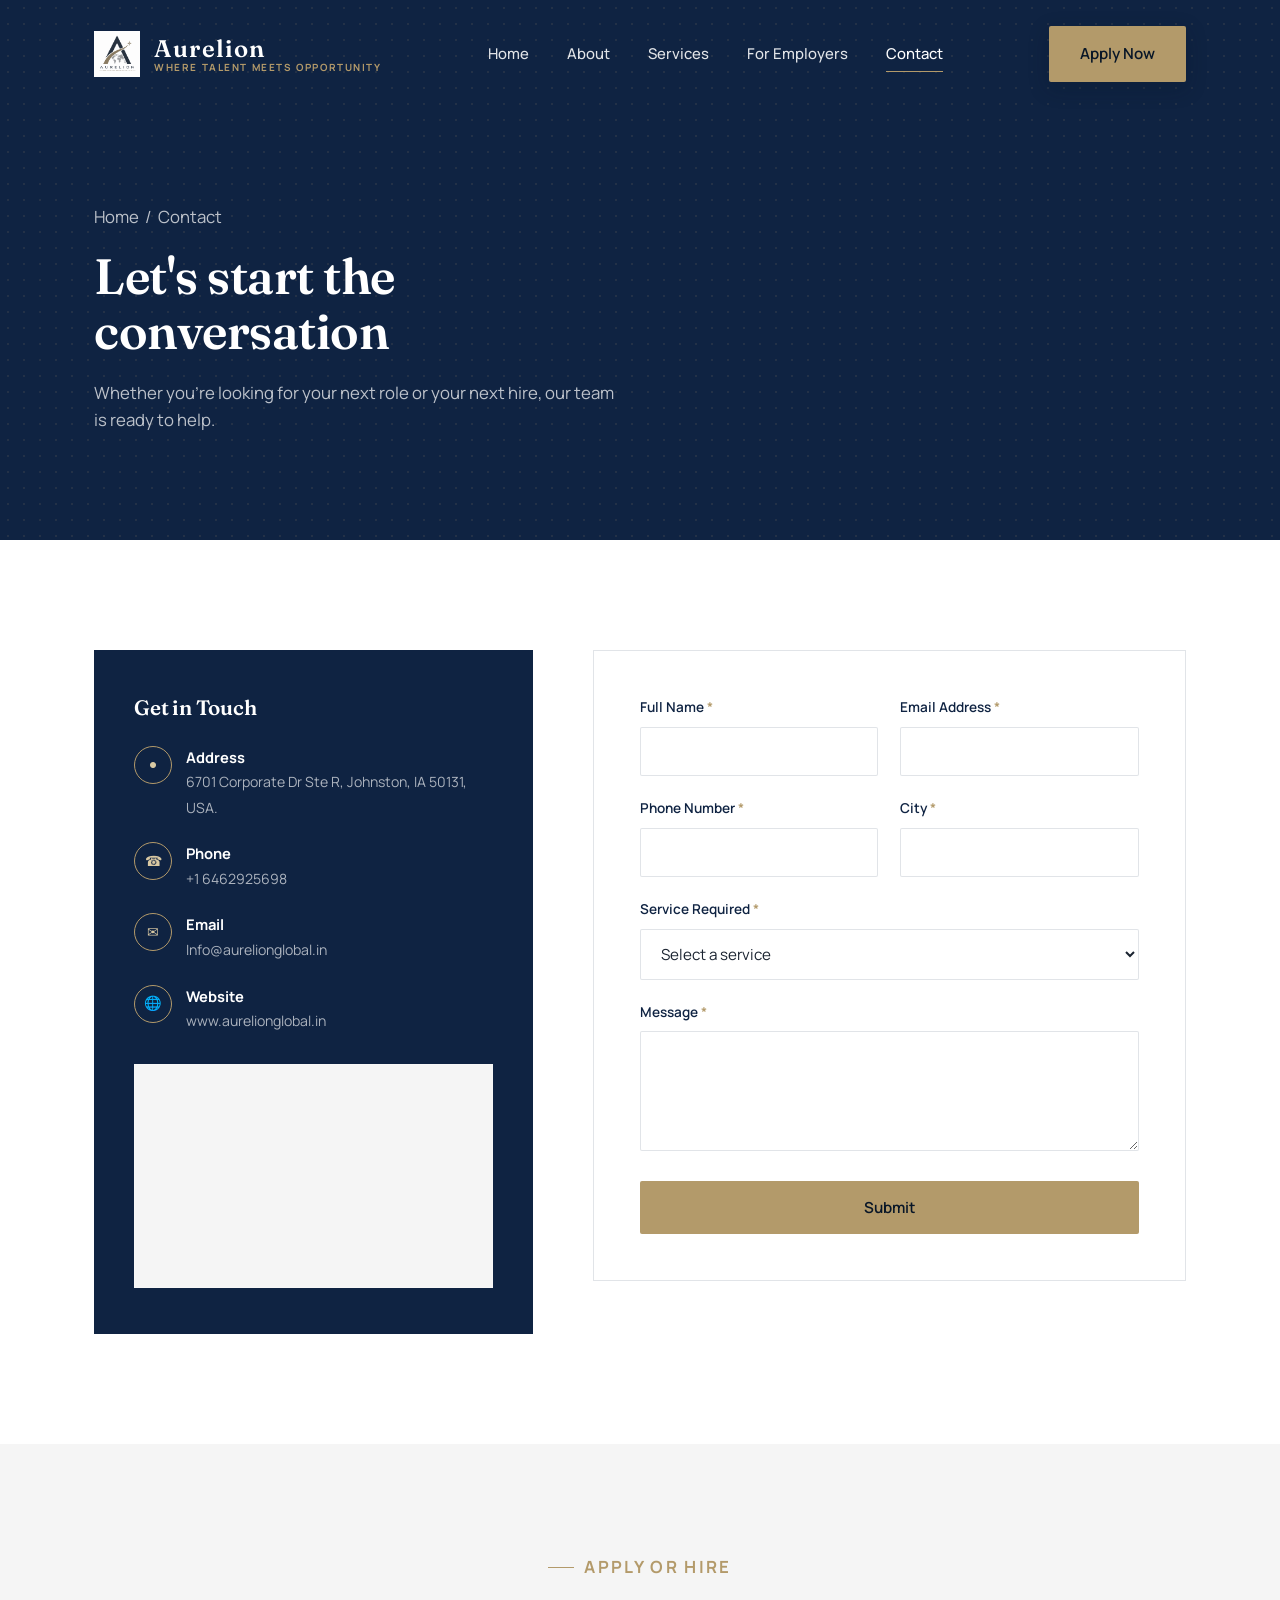
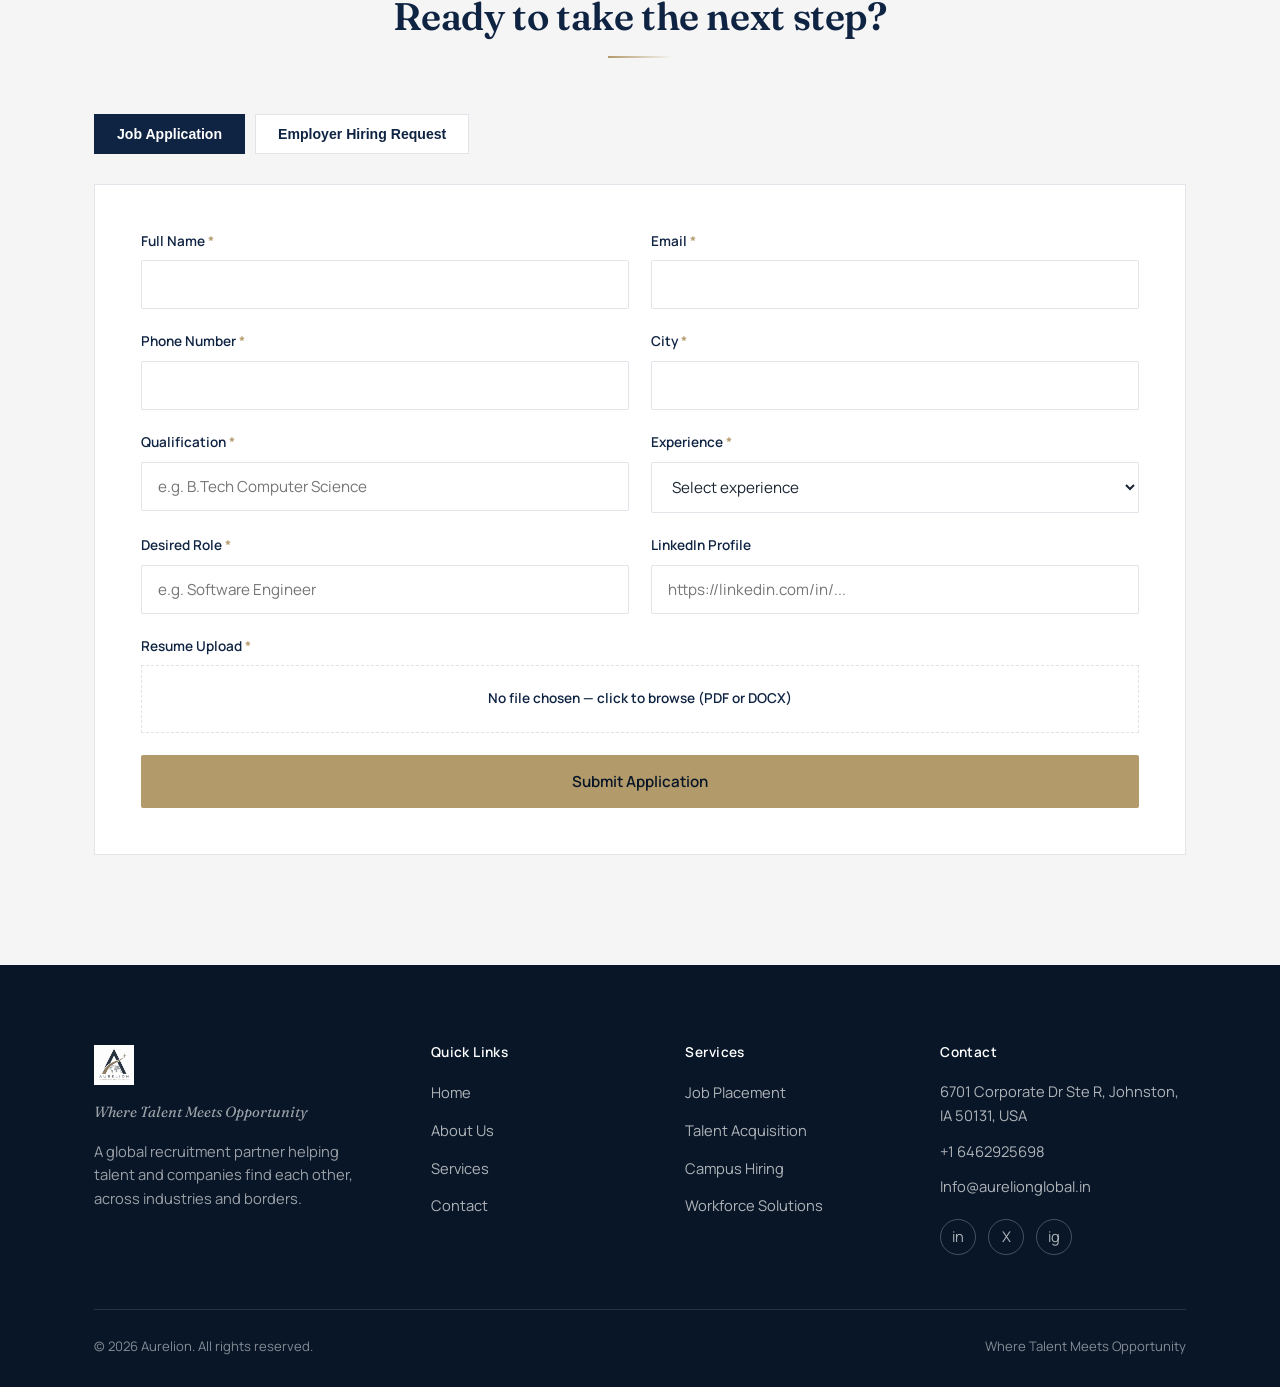
<file: contact.html>
<!DOCTYPE html>
<html lang="en">
<head>
<meta charset="UTF-8">
<meta name="viewport" content="width=device-width, initial-scale=1.0">
<title>Contact | Aurelion — Where Talent Meets Opportunity</title>
<meta name="description" content="Get in touch with Aurelion, apply for a role, or submit a hiring request. Reach our team by phone, email, or the contact form below.">
<link rel="icon" href="assets/logo.png">
<link rel="preconnect" href="https://fonts.googleapis.com">
<link rel="preconnect" href="https://fonts.gstatic.com" crossorigin>
<link href="https://fonts.googleapis.com/css2?family=Fraunces:ital,opsz,wght@0,9..144,500;0,9..144,600;1,9..144,500&family=Manrope:wght@400;500;600;700&display=swap" rel="stylesheet">
<link rel="stylesheet" href="css/style.css">
</head>
<body>

<div class="loader" aria-hidden="true">
  <div class="loader-field"></div>
  <div class="loader-ring"></div>
  <div class="loader-panel">
    <img src="assets/logo.png" alt="">
    <p class="loader-word">AURELION</p>
    <div class="loader-track"><div class="loader-track-fill"></div></div>
    <span class="loader-pct">0%</span>
  </div>
</div>

<div class="scroll-progress"><div class="scroll-progress-fill"></div></div>
<div class="cursor-glow" aria-hidden="true"></div>

<!-- ============================= HEADER ============================= -->
<header class="site-header">
  <div class="container">
    <a href="index.html" class="brand">
      <img src="assets/logo.png" alt="Aurelion logo" class="brand-mark">
      <span class="brand-text">
        <span class="brand-word">Aurelion</span>
        <span class="brand-tagline">Where Talent Meets Opportunity</span>
      </span>
    </a>
    <nav class="main-nav" id="main-nav">
      <a href="index.html">Home</a>
      <a href="about.html">About</a>
      <a href="services.html">Services</a>
      <a href="services.html#employer-services">For Employers</a>
      <a href="contact.html" aria-current="page">Contact</a>
    </nav>
    <div class="header-cta">
      <a href="contact.html#job-application" class="btn btn-primary magnetic">Apply Now</a>
      <button class="nav-toggle" aria-label="Toggle navigation menu" aria-expanded="false">
        <span></span><span></span><span></span>
      </button>
    </div>
  </div>
</header>

<!-- ============================= PAGE HEADER ============================= -->
<section class="page-header">
  <div class="container">
    <p class="breadcrumb"><a href="index.html">Home</a> &nbsp;/&nbsp; Contact</p>
    <h1>Let's start the conversation</h1>
    <p>Whether you're looking for your next role or your next hire, our team is ready to help.</p>
  </div>
</section>

<!-- ============================= CONTACT FORM + INFO ============================= -->
<section class="section">
  <div class="container">
    <div class="contact-grid">
      <div class="contact-info-card reveal">
        <h3>Get in Touch</h3>
        <ul class="contact-info-list">
          <li>
            <span class="icon">&#9679;</span>
            <div><strong>Address</strong><span>6701 Corporate Dr Ste R, Johnston, IA 50131, USA.
</span></div>
          </li>
          <li>
            <span class="icon">&#9742;</span>
            <div><strong>Phone</strong><span>+1 6462925698</span></div>
          </li>
          <li>
            <span class="icon">&#9993;</span>
            <div><strong>Email</strong><span>Info@aurelionglobal.in</span></div>
          </li>
          <li>
            <span class="icon">&#127760;</span>
            <div><strong>Website</strong><span>www.aurelionglobal.in</span></div>
          </li>
        </ul>
        <div class="map-frame" aria-label="Map placeholder showing Aurelion office location">
          <iframe title="Aurelion office location" loading="lazy" src="https://www.google.com/maps/embed?pb=!1m18!1m12!1m3!1d2600.1813287749937!2d-93.70976639999999!3d41.666406499999994!2m3!1f0!2f0!3f0!3m2!1i1024!2i768!4f13.1!3m3!1m2!1s0x87ee9d0426772491%3A0xc995d9f0ad811180!2s6701%20Corporate%20Dr%20Ste%20R%2C%20Johnston%2C%20IA%2050131%2C%20USA!5e1!3m2!1sen!2sin!4v1790089736177!5m2!1sen!2sin" width="600" height="450" style="border:0;" allowfullscreen="" loading="lazy" referrerpolicy="strict-origin-when-cross-origin"></iframe>
        </div>
      </div>

      <div class="reveal">
        <div class="form-success" id="contact-success">Thank you &mdash; your message has been received. Our team will get back to you shortly.</div>
        <form class="form-card" id="contact-form" data-validate novalidate>
          <div class="form-row">
            <div class="field">
              <label for="c-name">Full Name <span class="req">*</span></label>
              <input type="text" id="c-name" name="name" required>
              <span class="field-error">Please enter your full name.</span>
            </div>
            <div class="field">
              <label for="c-email">Email Address <span class="req">*</span></label>
              <input type="email" id="c-email" name="email" required>
              <span class="field-error">Please enter a valid email address.</span>
            </div>
          </div>
          <div class="form-row">
            <div class="field">
              <label for="c-phone">Phone Number <span class="req">*</span></label>
              <input type="tel" id="c-phone" name="phone" required>
              <span class="field-error">Please enter a valid phone number.</span>
            </div>
            <div class="field">
              <label for="c-city">City <span class="req">*</span></label>
              <input type="text" id="c-city" name="city" required>
              <span class="field-error">Please enter your city.</span>
            </div>
          </div>
          <div class="field full">
            <label for="c-service">Service Required <span class="req">*</span></label>
            <select id="c-service" name="service" required>
              <option value="">Select a service</option>
              <option>Job Placement</option>
              <option>Resume Assistance</option>
              <option>Career Counseling</option>
              <option>Talent Acquisition</option>
              <option>Campus Recruitment</option>
              <option>Bulk Hiring</option>
              <option>Other</option>
            </select>
            <span class="field-error">Please select a service.</span>
          </div>
          <div class="field full">
            <label for="c-message">Message <span class="req">*</span></label>
            <textarea id="c-message" name="message" required></textarea>
            <span class="field-error">Please enter a message.</span>
          </div>
          <button type="submit" class="btn btn-primary btn-block magnetic">Submit</button>
        </form>
      </div>
    </div>
  </div>
</section>

<!-- ============================= ADDITIONAL FORMS ============================= -->
<section class="section section-alt">
  <div class="container reveal">
    <div class="section-head center">
      <p class="kicker" style="justify-content:center"><span class="rule"></span>Apply or Hire</p>
      <h2>Ready to take the next step?</h2>
      <div class="gold-divider"></div>
    </div>

    <div class="tab-row" role="tablist">
      <button class="tab-btn is-active" type="button" data-tab="job-application">Job Application</button>
      <button class="tab-btn" type="button" data-tab="employer-hiring">Employer Hiring Request</button>
    </div>

    <!-- Job Application Form -->
    <div class="tab-panel is-active" id="job-application">
      <div class="form-success" id="job-success">Thank you for applying &mdash; our recruitment team will review your profile and be in touch.</div>
      <form class="form-card" id="job-form" data-validate novalidate>
        <div class="form-row">
          <div class="field">
            <label for="j-name">Full Name <span class="req">*</span></label>
            <input type="text" id="j-name" name="name" required>
            <span class="field-error">Please enter your full name.</span>
          </div>
          <div class="field">
            <label for="j-email">Email <span class="req">*</span></label>
            <input type="email" id="j-email" name="email" required>
            <span class="field-error">Please enter a valid email address.</span>
          </div>
        </div>
        <div class="form-row">
          <div class="field">
            <label for="j-phone">Phone Number <span class="req">*</span></label>
            <input type="tel" id="j-phone" name="phone" required>
            <span class="field-error">Please enter a valid phone number.</span>
          </div>
          <div class="field">
            <label for="j-city">City <span class="req">*</span></label>
            <input type="text" id="j-city" name="city" required>
            <span class="field-error">Please enter your city.</span>
          </div>
        </div>
        <div class="form-row">
          <div class="field">
            <label for="j-qualification">Qualification <span class="req">*</span></label>
            <input type="text" id="j-qualification" name="qualification" required placeholder="e.g. B.Tech Computer Science">
            <span class="field-error">Please enter your qualification.</span>
          </div>
          <div class="field">
            <label for="j-experience">Experience <span class="req">*</span></label>
            <select id="j-experience" name="experience" required>
              <option value="">Select experience</option>
              <option>Fresher</option>
              <option>0&ndash;1 years</option>
              <option>1&ndash;3 years</option>
              <option>3&ndash;5 years</option>
              <option>5+ years</option>
            </select>
            <span class="field-error">Please select your experience level.</span>
          </div>
        </div>
        <div class="form-row">
          <div class="field">
            <label for="j-role">Desired Role <span class="req">*</span></label>
            <input type="text" id="j-role" name="role" required placeholder="e.g. Software Engineer">
            <span class="field-error">Please enter your desired role.</span>
          </div>
          <div class="field">
            <label for="j-linkedin">LinkedIn Profile</label>
            <input type="url" id="j-linkedin" name="linkedin" placeholder="https://linkedin.com/in/...">
          </div>
        </div>
        <div class="field full">
          <label for="j-resume">Resume Upload <span class="req">*</span></label>
          <label class="file-drop" for="j-resume">
            <span class="fname">No file chosen</span> &mdash; click to browse (PDF or DOCX)
            <input type="file" id="j-resume" name="resume" accept=".pdf,.doc,.docx">
          </label>
        </div>
        <button type="submit" class="btn btn-primary btn-block magnetic">Submit Application</button>
      </form>
    </div>

    <!-- Employer Hiring Form -->
    <div class="tab-panel" id="employer-hiring">
      <div class="form-success" id="employer-success">Thank you &mdash; your hiring request has been received. An Aurelion consultant will reach out shortly.</div>
      <form class="form-card" id="employer-form" data-validate novalidate>
        <div class="form-row">
          <div class="field">
            <label for="e-company">Company Name <span class="req">*</span></label>
            <input type="text" id="e-company" name="company" required>
            <span class="field-error">Please enter your company name.</span>
          </div>
          <div class="field">
            <label for="e-contact">Contact Person <span class="req">*</span></label>
            <input type="text" id="e-contact" name="contact" required>
            <span class="field-error">Please enter a contact person.</span>
          </div>
        </div>
        <div class="form-row">
          <div class="field">
            <label for="e-email">Email <span class="req">*</span></label>
            <input type="email" id="e-email" name="email" required>
            <span class="field-error">Please enter a valid email address.</span>
          </div>
          <div class="field">
            <label for="e-phone">Phone Number <span class="req">*</span></label>
            <input type="tel" id="e-phone" name="phone" required>
            <span class="field-error">Please enter a valid phone number.</span>
          </div>
        </div>
        <div class="form-row">
          <div class="field">
            <label for="e-industry">Industry <span class="req">*</span></label>
            <input type="text" id="e-industry" name="industry" required placeholder="e.g. Information Technology">
            <span class="field-error">Please enter your industry.</span>
          </div>
          <div class="field">
            <label for="e-positions">Number of Positions <span class="req">*</span></label>
            <input type="number" id="e-positions" name="positions" min="1" required>
            <span class="field-error">Please enter the number of positions.</span>
          </div>
        </div>
        <div class="field full">
          <label for="e-requirement">Hiring Requirement <span class="req">*</span></label>
          <select id="e-requirement" name="requirement" required>
            <option value="">Select a requirement type</option>
            <option>Permanent Staffing</option>
            <option>Campus Hiring</option>
            <option>Bulk Hiring</option>
            <option>Executive Search</option>
            <option>Recruitment Process Outsourcing</option>
          </select>
          <span class="field-error">Please select a hiring requirement.</span>
        </div>
        <div class="field full">
          <label for="e-message">Message <span class="req">*</span></label>
          <textarea id="e-message" name="message" required placeholder="Tell us about the roles you're hiring for"></textarea>
          <span class="field-error">Please enter a message.</span>
        </div>
        <button type="submit" class="btn btn-primary btn-block magnetic">Submit Hiring Request</button>
      </form>
    </div>
  </div>
</section>

<!-- ============================= FOOTER ============================= -->
<footer class="site-footer">
  <div class="container">
    <div class="footer-grid">
      <div class="footer-brand">
        <img src="assets/logo.png" alt="Aurelion logo">
        <p class="footer-tagline">Where Talent Meets Opportunity</p>
        <p>A global recruitment partner helping talent and companies find each other, across industries and borders.</p>
      </div>
      <div class="footer-col">
        <h4>Quick Links</h4>
        <ul>
          <li><a href="index.html">Home</a></li>
          <li><a href="about.html">About Us</a></li>
          <li><a href="services.html">Services</a></li>
          <li><a href="contact.html">Contact</a></li>
        </ul>
      </div>
      <div class="footer-col">
        <h4>Services</h4>
        <ul>
          <li><a href="services.html">Job Placement</a></li>
          <li><a href="services.html">Talent Acquisition</a></li>
          <li><a href="services.html">Campus Hiring</a></li>
          <li><a href="services.html">Workforce Solutions</a></li>
        </ul>
      </div>
      <div class="footer-col">
        <h4>Contact</h4>
        <ul class="footer-contact">
          <li>6701 Corporate Dr Ste R, Johnston, IA 50131, USA</li>
          <li>+1 6462925698</li>
          <li>Info@aurelionglobal.in</li>
        </ul>
        <div class="social-row">
          <a href="#" aria-label="Aurelion on LinkedIn">in</a>
          <a href="#" aria-label="Aurelion on Twitter">X</a>
          <a href="#" aria-label="Aurelion on Instagram">ig</a>
        </div>
      </div>
    </div>
    <div class="footer-bottom">
      <span>&copy; <span id="year"></span> Aurelion. All rights reserved.</span>
      <span>Where Talent Meets Opportunity</span>
    </div>
  </div>
</footer>

<button class="back-to-top" aria-label="Back to top">&uarr;</button>

<script>document.getElementById('year').textContent = new Date().getFullYear();</script>
<script src="js/script.js"></script>
</body>
</html>
</file>
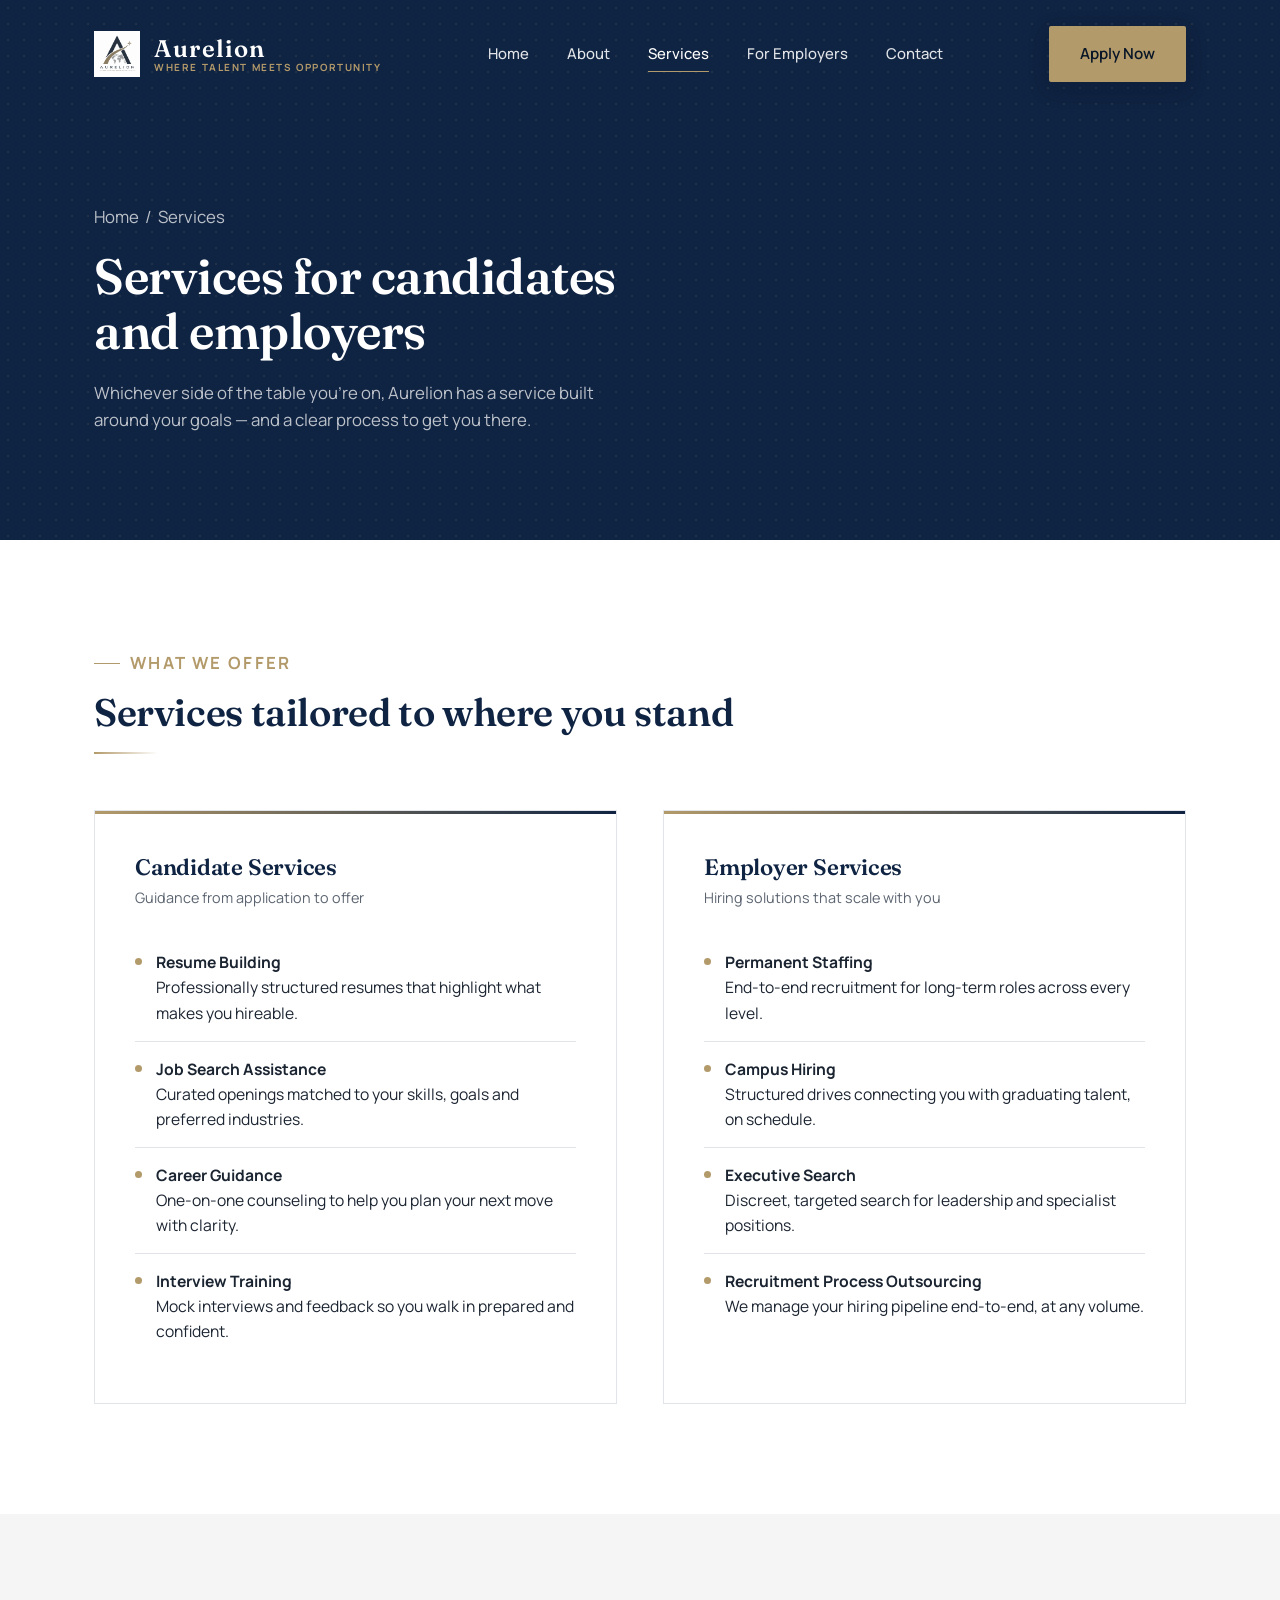
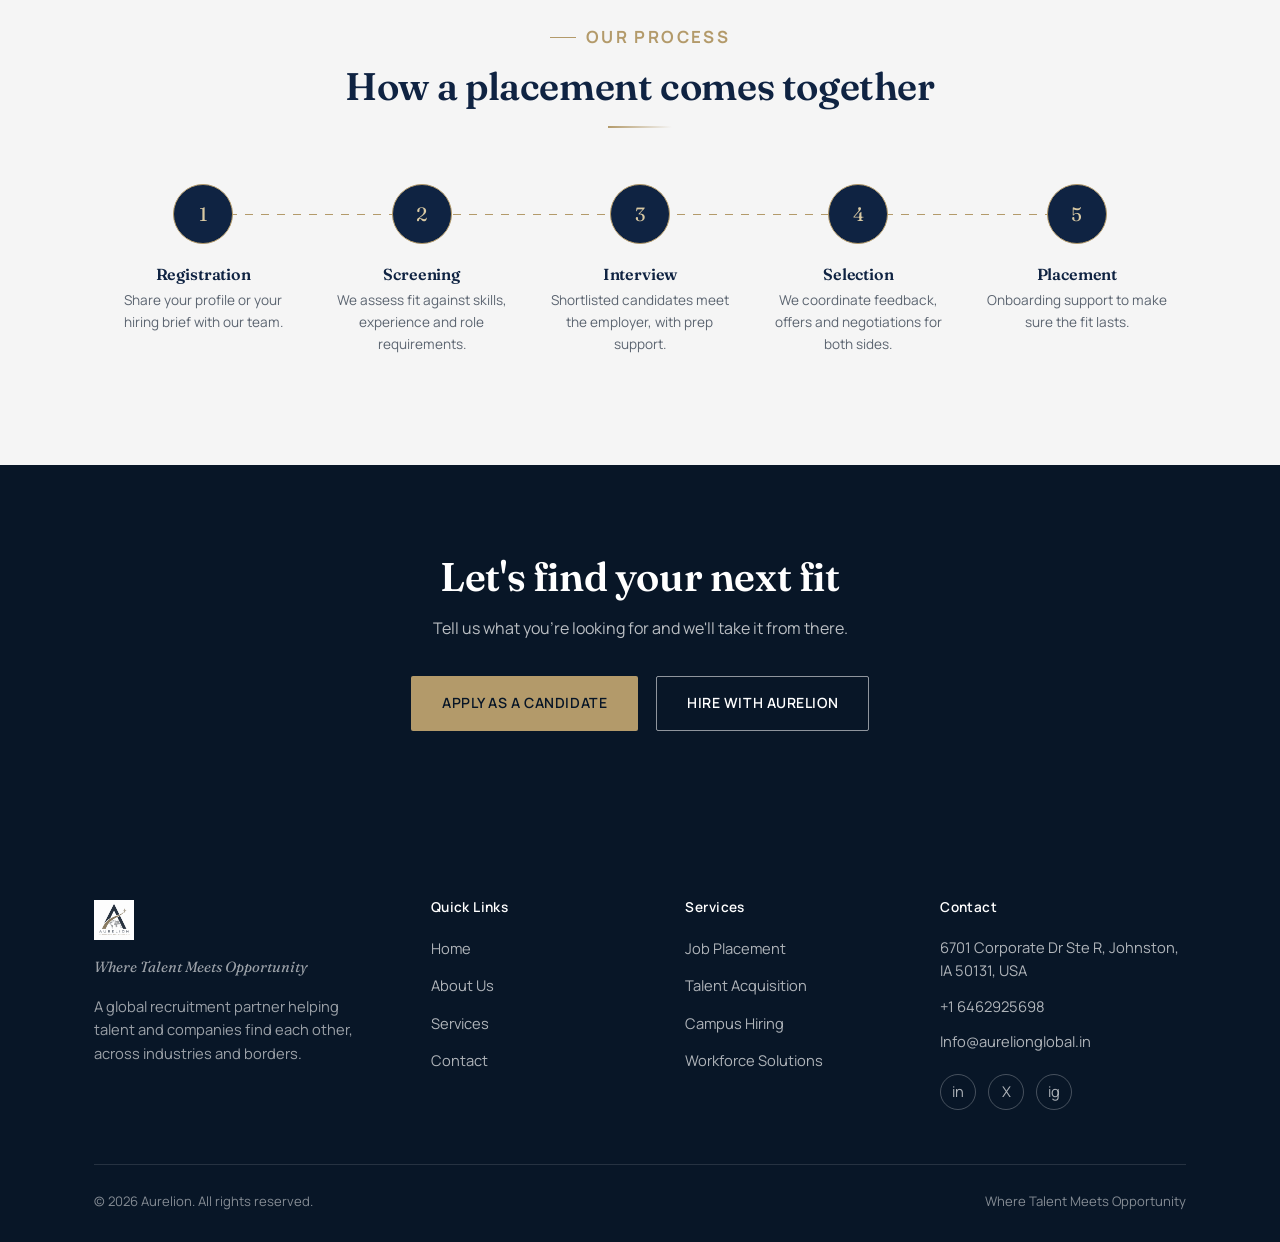
<file: services.html>
<!DOCTYPE html>
<html lang="en">
<head>
<meta charset="UTF-8">
<meta name="viewport" content="width=device-width, initial-scale=1.0">
<title>Services | Aurelion — Where Talent Meets Opportunity</title>
<meta name="description" content="Explore Aurelion's candidate and employer services — from resume building and interview training to permanent staffing, campus hiring and executive search.">
<link rel="icon" href="assets/logo.png">
<link rel="preconnect" href="https://fonts.googleapis.com">
<link rel="preconnect" href="https://fonts.gstatic.com" crossorigin>
<link href="https://fonts.googleapis.com/css2?family=Fraunces:ital,opsz,wght@0,9..144,500;0,9..144,600;1,9..144,500&family=Manrope:wght@400;500;600;700&display=swap" rel="stylesheet">
<link rel="stylesheet" href="css/style.css">
</head>
<body>

<div class="loader" aria-hidden="true">
  <div class="loader-field"></div>
  <div class="loader-ring"></div>
  <div class="loader-panel">
    <img src="assets/logo.png" alt="">
    <p class="loader-word">AURELION</p>
    <div class="loader-track"><div class="loader-track-fill"></div></div>
    <span class="loader-pct">0%</span>
  </div>
</div>

<div class="scroll-progress"><div class="scroll-progress-fill"></div></div>
<div class="cursor-glow" aria-hidden="true"></div>

<!-- ============================= HEADER ============================= -->
<header class="site-header">
  <div class="container">
    <a href="index.html" class="brand">
      <img src="assets/logo.png" alt="Aurelion logo" class="brand-mark">
      <span class="brand-text">
        <span class="brand-word">Aurelion</span>
        <span class="brand-tagline">Where Talent Meets Opportunity</span>
      </span>
    </a>
    <nav class="main-nav" id="main-nav">
      <a href="index.html">Home</a>
      <a href="about.html">About</a>
      <a href="services.html" aria-current="page">Services</a>
      <a href="services.html#employer-services">For Employers</a>
      <a href="contact.html">Contact</a>
    </nav>
    <div class="header-cta">
      <a href="contact.html#job-application" class="btn btn-primary magnetic">Apply Now</a>
      <button class="nav-toggle" aria-label="Toggle navigation menu" aria-expanded="false">
        <span></span><span></span><span></span>
      </button>
    </div>
  </div>
</header>

<!-- ============================= PAGE HEADER ============================= -->
<section class="page-header">
  <div class="container">
    <p class="breadcrumb"><a href="index.html">Home</a> &nbsp;/&nbsp; Services</p>
    <h1>Services for candidates and employers</h1>
    <p>Whichever side of the table you're on, Aurelion has a service built around your goals &mdash; and a clear process to get you there.</p>
  </div>
</section>

<!-- ============================= CANDIDATE / EMPLOYER SERVICES ============================= -->
<section class="section">
  <div class="container">
    <div class="section-head reveal">
      <p class="kicker"><span class="rule"></span>What We Offer</p>
      <h2>Services tailored to where you stand</h2>
      <div class="gold-divider"></div>
    </div>
    <div class="services-split reveal">
      <div class="service-panel">
        <h3>Candidate Services</h3>
        <p class="sub">Guidance from application to offer</p>
        <ul class="service-list">
          <li><span class="dot"></span>
            <div><strong>Resume Building</strong><br>Professionally structured resumes that highlight what makes you hireable.</div>
          </li>
          <li><span class="dot"></span>
            <div><strong>Job Search Assistance</strong><br>Curated openings matched to your skills, goals and preferred industries.</div>
          </li>
          <li><span class="dot"></span>
            <div><strong>Career Guidance</strong><br>One-on-one counseling to help you plan your next move with clarity.</div>
          </li>
          <li><span class="dot"></span>
            <div><strong>Interview Training</strong><br>Mock interviews and feedback so you walk in prepared and confident.</div>
          </li>
        </ul>
      </div>
      <div class="service-panel" id="employer-services">
        <h3>Employer Services</h3>
        <p class="sub">Hiring solutions that scale with you</p>
        <ul class="service-list">
          <li><span class="dot"></span>
            <div><strong>Permanent Staffing</strong><br>End-to-end recruitment for long-term roles across every level.</div>
          </li>
          <li><span class="dot"></span>
            <div><strong>Campus Hiring</strong><br>Structured drives connecting you with graduating talent, on schedule.</div>
          </li>
          <li><span class="dot"></span>
            <div><strong>Executive Search</strong><br>Discreet, targeted search for leadership and specialist positions.</div>
          </li>
          <li><span class="dot"></span>
            <div><strong>Recruitment Process Outsourcing</strong><br>We manage your hiring pipeline end-to-end, at any volume.</div>
          </li>
        </ul>
      </div>
    </div>
  </div>
</section>

<!-- ============================= HIRING PROCESS ============================= -->
<section class="section section-alt">
  <div class="container">
    <div class="section-head center reveal">
      <p class="kicker" style="justify-content:center"><span class="rule"></span>Our Process</p>
      <h2>How a placement comes together</h2>
      <div class="gold-divider"></div>
    </div>
    <div class="process-track reveal">
      <div class="process-step">
        <div class="step-mark">1</div>
        <h4>Registration</h4>
        <p>Share your profile or your hiring brief with our team.</p>
      </div>
      <div class="process-step">
        <div class="step-mark">2</div>
        <h4>Screening</h4>
        <p>We assess fit against skills, experience and role requirements.</p>
      </div>
      <div class="process-step">
        <div class="step-mark">3</div>
        <h4>Interview</h4>
        <p>Shortlisted candidates meet the employer, with prep support.</p>
      </div>
      <div class="process-step">
        <div class="step-mark">4</div>
        <h4>Selection</h4>
        <p>We coordinate feedback, offers and negotiations for both sides.</p>
      </div>
      <div class="process-step">
        <div class="step-mark">5</div>
        <h4>Placement</h4>
        <p>Onboarding support to make sure the fit lasts.</p>
      </div>
    </div>
  </div>
</section>

<!-- ============================= CTA ============================= -->
<section class="cta-band reveal">
  <div class="container">
    <h2>Let's find your next fit</h2>
    <p>Tell us what you're looking for and we'll take it from there.</p>
    <div class="hero-actions" style="justify-content:center">
      <a href="contact.html#job-application" class="btn btn-primary magnetic">Apply as a Candidate</a>
      <a href="contact.html#employer-hiring" class="btn btn-ghost magnetic">Hire With Aurelion</a>
    </div>
  </div>
</section>

<!-- ============================= FOOTER ============================= -->
<footer class="site-footer">
  <div class="container">
    <div class="footer-grid">
      <div class="footer-brand">
        <img src="assets/logo.png" alt="Aurelion logo">
        <p class="footer-tagline">Where Talent Meets Opportunity</p>
        <p>A global recruitment partner helping talent and companies find each other, across industries and borders.</p>
      </div>
      <div class="footer-col">
        <h4>Quick Links</h4>
        <ul>
          <li><a href="index.html">Home</a></li>
          <li><a href="about.html">About Us</a></li>
          <li><a href="services.html">Services</a></li>
          <li><a href="contact.html">Contact</a></li>
        </ul>
      </div>
      <div class="footer-col">
        <h4>Services</h4>
        <ul>
          <li><a href="services.html">Job Placement</a></li>
          <li><a href="services.html">Talent Acquisition</a></li>
          <li><a href="services.html">Campus Hiring</a></li>
          <li><a href="services.html">Workforce Solutions</a></li>
        </ul>
      </div>
      <div class="footer-col">
        <h4>Contact</h4>
        <ul class="footer-contact">
          <li>6701 Corporate Dr Ste R, Johnston, IA 50131, USA</li>
          <li>+1 6462925698</li>
          <li>Info@aurelionglobal.in</li>
        </ul>
        <div class="social-row">
          <a href="#" aria-label="Aurelion on LinkedIn">in</a>
          <a href="#" aria-label="Aurelion on Twitter">X</a>
          <a href="#" aria-label="Aurelion on Instagram">ig</a>
        </div>
      </div>
    </div>
    <div class="footer-bottom">
      <span>&copy; <span id="year"></span> Aurelion. All rights reserved.</span>
      <span>Where Talent Meets Opportunity</span>
    </div>
  </div>
</footer>

<button class="back-to-top" aria-label="Back to top">&uarr;</button>

<script>document.getElementById('year').textContent = new Date().getFullYear();</script>
<script src="js/script.js"></script>
</body>
</html>
</file>
<file: css/style.css>
/* ==========================================================================
   Aurelion — Recruitment Company Site
   Design tokens: Navy #0F2342 · Gold #B39A6A · White #FFFFFF · Gray #F5F5F5
   Display: 'Fraunces' (serif, optical weight) — Body/UI: 'Manrope'
   ========================================================================== */

:root{
  --navy: #0F2342;
  --navy-deep: #081627;
  --navy-soft: #16305C;
  --gold: #B39A6A;
  --gold-light: #D9C9A3;
  --gold-dim: rgba(179,154,106,0.35);
  --white: #FFFFFF;
  --gray: #F5F5F5;
  --ink: #1B2431;
  --ink-soft: #5B6470;
  --line: rgba(15,35,66,0.12);

  --font-display: 'Fraunces', 'Iowan Old Style', serif;
  --font-body: 'Manrope', -apple-system, BlinkMacSystemFont, 'Segoe UI', sans-serif;

  --maxw: 1220px;
  --pad: clamp(20px, 5vw, 64px);

  --ease: cubic-bezier(.22,.68,.28,1);
}

*, *::before, *::after{ box-sizing: border-box; }

html{ scroll-behavior: smooth; }

@media (prefers-reduced-motion: reduce){
  html{ scroll-behavior: auto; }
  *, *::before, *::after{
    animation-duration: 0.001ms !important;
    animation-iteration-count: 1 !important;
    transition-duration: 0.001ms !important;
    scroll-behavior: auto !important;
  }
}

body{
  margin:0;
  font-family: var(--font-body);
  color: var(--ink);
  background: var(--white);
  -webkit-font-smoothing: antialiased;
  line-height: 1.6;
}

img{ max-width: 100%; display:block; }

a{ color: inherit; text-decoration:none; }

h1,h2,h3,h4{
  font-family: var(--font-display);
  color: var(--navy);
  margin: 0 0 0.4em;
  font-weight: 600;
  line-height: 1.12;
  letter-spacing: -0.01em;
}

p{ margin: 0 0 1em; color: var(--ink-soft); }

.container{
  max-width: var(--maxw);
  margin: 0 auto;
  padding: 0 var(--pad);
}

:focus-visible{
  outline: 2px solid var(--gold);
  outline-offset: 3px;
}

section{ position: relative; }
[id]{ scroll-margin-top: 110px; }

/* -------------------------------- Buttons -------------------------------- */
.btn{
  display: inline-flex;
  align-items: center;
  gap: 10px;
  padding: 15px 30px;
  font-family: var(--font-body);
  font-size: 0.95rem;
  font-weight: 600;
  border-radius: 2px;
  border: 1px solid transparent;
  cursor: pointer;
  transition: transform .35s var(--ease), background .35s var(--ease), color .35s var(--ease), border-color .35s var(--ease);
  white-space: nowrap;
}
.btn-primary{
  background: var(--gold);
  color: var(--navy-deep);
}
.btn-primary:hover{ background: var(--gold-light); transform: translateY(-2px); }

.btn-ghost{
  background: transparent;
  border-color: rgba(255,255,255,0.55);
  color: var(--white);
}
.btn-ghost:hover{ border-color: var(--white); transform: translateY(-2px); }

.btn-outline-navy{
  background: transparent;
  border-color: var(--navy);
  color: var(--navy);
}
.btn-outline-navy:hover{ background: var(--navy); color: var(--white); transform: translateY(-2px); }

.btn-block{ width:100%; justify-content:center; }

/* -------------------------------- Header -------------------------------- */
.site-header{
  position: fixed;
  top:0; left:0; right:0;
  z-index: 500;
  background: transparent;
  padding: 26px 0;
  --nav-color: rgba(255,255,255,0.88);
  --nav-color-strong: var(--white);
  --toggle-color: var(--white);
  transition: background .4s var(--ease), padding .4s var(--ease), box-shadow .4s var(--ease);
}
.site-header.is-scrolled{
  background: rgba(255,255,255,0.97);
  backdrop-filter: blur(10px);
  padding: 12px 0;
  box-shadow: 0 8px 30px rgba(15,35,66,0.1);
  --nav-color: var(--ink-soft);
  --nav-color-strong: var(--navy);
  --toggle-color: var(--navy);
}
.site-header .container{
  display:flex;
  align-items:center;
  justify-content: space-between;
  gap: 24px;
}

.brand{ display:flex; align-items:center; gap:14px; }
.brand-mark{ height: 46px; width:auto; transition: height .4s var(--ease); }
.is-scrolled .brand-mark{ height: 38px; }
.brand-text{ display:flex; flex-direction:column; line-height:1.15; }
.brand-word{
  font-family: var(--font-display);
  font-size: 1.5rem;
  font-weight:600;
  color: var(--nav-color-strong);
  letter-spacing: 0.05em;
  transition: color .4s var(--ease);
}
.brand-tagline{
  font-size: 0.62rem;
  font-weight: 700;
  letter-spacing: 0.16em;
  text-transform: uppercase;
  color: var(--gold);
}

.main-nav{ display:flex; align-items:center; gap: 38px; }
.main-nav a{
  color: var(--nav-color);
  font-size: 0.93rem;
  font-weight: 500;
  position: relative;
  padding: 4px 0;
  transition: color .3s;
}
.main-nav a::after{
  content:'';
  position:absolute; left:0; right:100%; bottom:-2px;
  height:1px; background: var(--gold);
  transition: right .35s var(--ease);
}
.main-nav a:hover, .main-nav a[aria-current="page"]{ color: var(--nav-color-strong); }
.main-nav a:hover::after, .main-nav a[aria-current="page"]::after{ right:0; }

.header-cta{ display:flex; align-items:center; gap: 20px; }
.header-cta .btn-primary{
  box-shadow: 0 6px 20px rgba(8,22,39,0.28);
}

.nav-toggle{
  display:none;
  background:none; border:none; cursor:pointer;
  width: 30px; height: 22px; position:relative;
  padding:0;
}
.nav-toggle span{
  position:absolute; left:0; right:0; height:2px; background: var(--toggle-color);
  transition: transform .3s var(--ease), opacity .3s var(--ease), top .3s var(--ease), background .4s var(--ease);
}
.nav-toggle span:nth-child(1){ top:0; }
.nav-toggle span:nth-child(2){ top:10px; }
.nav-toggle span:nth-child(3){ top:20px; }
.nav-toggle.is-open span:nth-child(1){ top:10px; transform: rotate(45deg); }
.nav-toggle.is-open span:nth-child(2){ opacity:0; }
.nav-toggle.is-open span:nth-child(3){ top:10px; transform: rotate(-45deg); }

@media (max-width: 900px){
  .main-nav{
    position: fixed; inset: 0 0 0 30%;
    background: var(--navy-deep);
    flex-direction: column;
    justify-content:center;
    align-items:flex-start;
    padding: 40px var(--pad);
    gap: 26px;
    transform: translateX(100%);
    transition: transform .45s var(--ease);
    --nav-color: rgba(255,255,255,0.8);
    --nav-color-strong: var(--white);
  }
  .main-nav.is-open{ transform: translateX(0); }
  .main-nav a{ font-size: 1.15rem; }
  .header-cta .btn-primary{ display:none; }
  .nav-toggle{ display:block; }
}

/* -------------------------------- Hero -------------------------------- */
.hero{
  background: var(--navy);
  color: var(--white);
  padding: 210px 0 130px;
  overflow: hidden;
  position: relative;
  min-height: 88vh;
  display:flex;
  align-items:center;
}
.hero-media{
  position:absolute; inset:0;
  background-size: cover;
  background-position: center;
  z-index: 0;
  transform: scale(1.06);
  transition: transform .5s ease-out;
}
.hero-media::after{
  content:'';
  position:absolute; inset:0;
  background:
    linear-gradient(100deg, rgba(8,22,39,0.94) 15%, rgba(15,35,66,0.82) 55%, rgba(15,35,66,0.62) 100%);
}
.hero::before{
  /* dotted texture, echoes the logo's world-map mark */
  content:'';
  position:absolute; inset:0;
  z-index: 0;
  background-image: radial-gradient(rgba(179,154,106,0.5) 1.4px, transparent 1.4px);
  background-size: 18px 18px;
  -webkit-mask-image: linear-gradient(115deg, transparent 0%, transparent 22%, rgba(0,0,0,0.9) 46%, black 68%, black 100%);
  mask-image: linear-gradient(115deg, transparent 0%, transparent 22%, rgba(0,0,0,0.9) 46%, black 68%, black 100%);
  opacity: 0.65;
}
.hero .container{
  position: relative;
  z-index: 2;
  width: 100%;
}
.hero-copy{ max-width: 700px; }
.hero-eyebrow{
  display:inline-flex; align-items:center; gap:10px;
  color: var(--gold-light);
  font-size: 0.8rem;
  font-weight: 700;
  letter-spacing: 0.14em;
  text-transform: uppercase;
  margin-bottom: 26px;
}
.hero-eyebrow .rule{ width: 30px; height:1px; background: var(--gold); display:inline-block; }
.hero h1{
  color: var(--white);
  font-size: clamp(2.5rem, 5vw, 4.1rem);
  max-width: 15ch;
  font-weight: 500;
}
.hero-divider{ margin: 26px 0; }
.hero-sub{
  color: rgba(255,255,255,0.82);
  font-size: 1.15rem;
  max-width: 44ch;
  margin-bottom: 38px;
}
.hero-actions{ display:flex; gap: 18px; flex-wrap:wrap; }
.hero-actions .btn{ text-transform: uppercase; letter-spacing: 0.04em; font-size: 0.88rem; }
.hero-actions .arrow{ transition: transform .3s var(--ease); }
.hero-actions .btn-primary:hover .arrow{ transform: translateX(4px); }

@media (max-width: 980px){
  .hero .container{ grid-template-columns: 1fr; }
  .hero-figure{ max-width: 420px; }
  .hero{ padding-top: 150px; }
}

/* -------------------------------- Section frame -------------------------------- */
.section{ padding: 110px 0; }
.section-alt{ background: var(--gray); }
.section-navy{ background: var(--navy); color: var(--white); }
.section-navy h2, .section-navy h3{ color: var(--white); }
.section-navy p{ color: rgba(255,255,255,0.72); }

.section-head{
  max-width: 640px;
  margin: 0 0 56px;
}
.section-head.center{ margin-left:auto; margin-right:auto; text-align:center; }
.kicker{
  color: var(--gold);
  font-family: var(--font-body);
  font-weight: 700;
  font-size: 0.78rem;
  letter-spacing: 0.14em;
  text-transform: uppercase;
  display:flex; align-items:center; gap:10px;
  margin-bottom: 14px;
}
.section-navy .kicker{ color: var(--gold-light); }
.kicker .rule{ width:26px; height:1px; background: currentColor; display:inline-block; }
.section-head h2{ font-size: clamp(1.9rem, 3vw, 2.6rem); }
.section-head p{ font-size: 1.05rem; }

.gold-divider{
  width: 64px; height: 2px;
  background: linear-gradient(90deg, var(--gold), transparent);
  margin: 18px 0 0;
}
.center .gold-divider{ margin-left:auto; margin-right:auto; }

/* -------------------------------- About preview -------------------------------- */
.about-preview{
  display:grid;
  grid-template-columns: 0.9fr 1.1fr;
  gap: 70px;
  align-items:center;
}
.about-preview-media{
  position:relative;
  border-radius: 3px;
  overflow:hidden;
  aspect-ratio: 1/1;
}
.about-preview-media img{ width:100%; height:100%; object-fit:cover; }
.about-preview-media::after{
  content:'';
  position:absolute; inset:14px;
  border: 1px solid var(--gold);
  pointer-events:none;
}
.about-preview-text .lede{
  font-size: 1.15rem;
  color: var(--ink);
}
@media (max-width: 900px){
  .about-preview{ grid-template-columns: 1fr; gap: 40px; }
}

/* -------------------------------- Feature / value cards -------------------------------- */
.card-grid{
  display:grid;
  grid-template-columns: repeat(4, 1fr);
  gap: 1px;
  background: var(--line);
  border: 1px solid var(--line);
}
.value-card{
  background: var(--white);
  padding: 42px 30px;
  transition: background .35s var(--ease);
}
.value-card:hover{ background: var(--gray); }
.value-card .num{
  font-family: var(--font-display);
  color: var(--gold);
  font-size: 1rem;
  display:block;
  margin-bottom: 22px;
}
.value-card h3{ font-size: 1.18rem; margin-bottom: 10px; }
.value-card p{ font-size: 0.95rem; margin:0; }

@media (max-width: 980px){ .card-grid{ grid-template-columns: repeat(2,1fr); } }
@media (max-width: 560px){ .card-grid{ grid-template-columns: 1fr; } }

/* -------------------------------- Services -------------------------------- */
.services-split{
  display:grid;
  grid-template-columns: 1fr 1fr;
  gap: 46px;
}
.service-panel{
  background: var(--white);
  border: 1px solid var(--line);
  padding: 44px 40px;
  position:relative;
}
.service-panel::before{
  content:'';
  position:absolute; top:0; left:0; right:0; height:3px;
  background: linear-gradient(90deg, var(--gold), var(--navy));
}
.service-panel h3{
  font-size: 1.4rem;
  margin-bottom: 6px;
}
.service-panel .sub{
  color: var(--ink-soft);
  font-size: 0.9rem;
  margin-bottom: 26px;
}
.service-list{ list-style:none; margin:0; padding:0; }
.service-list li{
  display:flex; align-items:flex-start; gap: 14px;
  padding: 15px 0;
  border-top: 1px solid var(--line);
  font-size: 0.98rem;
  color: var(--ink);
}
.service-list li:first-child{ border-top:none; }
.service-list li .dot{
  flex: none;
  width: 7px; height:7px; margin-top:8px;
  background: var(--gold);
  border-radius: 50%;
}
@media (max-width: 860px){ .services-split{ grid-template-columns: 1fr; } }

/* -------------------------------- Stats -------------------------------- */
.stats-bar{
  display:grid;
  grid-template-columns: repeat(4,1fr);
  gap: 40px;
  text-align:center;
}
.stat h3{
  font-family: var(--font-display);
  color: var(--gold-light);
  font-size: clamp(2.1rem,3.4vw,3rem);
  margin-bottom: 6px;
}
.stat span{
  color: rgba(255,255,255,0.7);
  font-size: 0.9rem;
  letter-spacing: 0.02em;
}
@media (max-width: 760px){ .stats-bar{ grid-template-columns: 1fr 1fr; row-gap: 46px; } }

/* -------------------------------- Testimonials -------------------------------- */
.testimonial-slider{
  max-width: 760px;
  margin: 0 auto;
  text-align:center;
  position: relative;
  min-height: 220px;
}
.testimonial-slide{
  display:none;
  animation: fadeUp .6s var(--ease);
}
.testimonial-slide.is-active{ display:block; }
@keyframes fadeUp{
  from{ opacity:0; transform: translateY(14px); }
  to{ opacity:1; transform: translateY(0); }
}
.testimonial-slide blockquote{
  font-family: var(--font-display);
  font-size: 1.4rem;
  font-style: italic;
  color: var(--navy);
  line-height:1.5;
  margin: 0 0 26px;
}
.testimonial-slide cite{
  font-style:normal;
  font-weight:700;
  color: var(--gold);
  display:block;
}
.testimonial-slide cite span{
  display:block;
  color: var(--ink-soft);
  font-weight: 400;
  font-size: 0.85rem;
  margin-top:2px;
}
.slider-dots{
  display:flex; justify-content:center; gap:10px; margin-top: 30px;
}
.slider-dots button{
  width:9px; height:9px; border-radius:50%;
  border: 1px solid var(--gold);
  background: transparent;
  padding:0; cursor:pointer;
  transition: background .3s;
}
.slider-dots button.is-active{ background: var(--gold); }

/* -------------------------------- CTA band -------------------------------- */
.cta-band{
  background: var(--navy-deep);
  color: var(--white);
  padding: 90px 0;
  text-align:center;
  position:relative;
  overflow:hidden;
}
.cta-band h2{ color: var(--white); font-size: clamp(1.8rem,3.4vw,2.5rem); }
.cta-band p{ color: rgba(255,255,255,0.72); max-width: 46ch; margin: 14px auto 34px; }

/* -------------------------------- Footer -------------------------------- */
.site-footer{
  background: var(--navy-deep);
  color: rgba(255,255,255,0.72);
  padding: 80px 0 30px;
}
.footer-grid{
  display:grid;
  grid-template-columns: 1.4fr 1fr 1fr 1.2fr;
  gap: 50px;
  padding-bottom: 54px;
  border-bottom: 1px solid rgba(255,255,255,0.12);
}
.footer-brand img{ height: 40px; margin-bottom:16px; }
.footer-brand p{ color: rgba(255,255,255,0.6); max-width: 32ch; font-size: 0.92rem; }
.footer-tagline{ color: var(--gold-light); font-family: var(--font-display); font-style: italic; margin-top: 10px; }
.footer-col h4{
  color: var(--white);
  font-family: var(--font-body);
  font-size: 0.85rem;
  letter-spacing: 0.03em;
  margin-bottom: 20px;
}
.footer-col ul{ list-style:none; margin:0; padding:0; display:flex; flex-direction:column; gap:12px; }
.footer-col a{ color: rgba(255,255,255,0.68); font-size:0.92rem; transition: color .25s; }
.footer-col a:hover{ color: var(--gold-light); }
.footer-contact li{ display:flex; gap:10px; align-items:flex-start; color: rgba(255,255,255,0.68); font-size:0.92rem; }
.social-row{ display:flex; gap:12px; margin-top: 20px; }
.social-row a{
  width:36px; height:36px; border:1px solid rgba(255,255,255,0.25);
  border-radius:50%; display:flex; align-items:center; justify-content:center;
  transition: border-color .3s, background .3s;
}
.social-row a:hover{ border-color: var(--gold); background: rgba(179,154,106,0.14); }
.footer-bottom{
  padding-top: 26px;
  display:flex; justify-content:space-between; align-items:center;
  font-size: 0.82rem;
  color: rgba(255,255,255,0.5);
  flex-wrap:wrap; gap:12px;
}
@media (max-width: 900px){
  .footer-grid{ grid-template-columns: 1fr 1fr; }
}
@media (max-width: 560px){
  .footer-grid{ grid-template-columns: 1fr; }
}

/* -------------------------------- Page header (inner pages) -------------------------------- */
.page-header{
  background: var(--navy);
  color: var(--white);
  padding: 190px 0 90px;
  position:relative;
  overflow:hidden;
}
.page-header::before{
  content:'';
  position:absolute; inset:0;
  background-image: radial-gradient(rgba(179,154,106,0.22) 1.4px, transparent 1.4px);
  background-size: 16px 16px;
  opacity:0.55;
}
.page-header .container{ position:relative; }
.breadcrumb{
  font-size: 0.85rem;
  color: rgba(255,255,255,0.55);
  margin-bottom: 18px;
}
.breadcrumb a:hover{ color: var(--gold-light); }
.page-header h1{ color: var(--white); font-size: clamp(2.1rem, 4vw, 3.1rem); max-width: 16ch; }
.page-header p{ color: rgba(255,255,255,0.72); max-width: 52ch; font-size: 1.05rem; margin-top:14px; }

/* -------------------------------- Mission / vision -------------------------------- */
.mv-grid{
  display:grid;
  grid-template-columns: 1fr 1fr;
  gap: 1px;
  background: var(--line);
  border: 1px solid var(--line);
}
.mv-card{ background: var(--white); padding: 50px 44px; }
.mv-card h3{ font-size:1.4rem; }
@media (max-width: 760px){ .mv-grid{ grid-template-columns: 1fr; } }

/* -------------------------------- Values row -------------------------------- */
.values-row{
  display:flex;
  flex-wrap:wrap;
  gap: 14px;
}
.value-pill{
  border: 1px solid var(--line);
  padding: 12px 24px;
  border-radius: 30px;
  font-size: 0.92rem;
  font-weight: 600;
  color: var(--navy);
  display:flex; align-items:center; gap:10px;
}
.value-pill .dot{ width:6px; height:6px; border-radius:50%; background: var(--gold); }

/* -------------------------------- Team -------------------------------- */
.team-grid{
  display:grid;
  grid-template-columns: repeat(4,1fr);
  gap: 34px;
}
.team-card{ text-align:center; }
.team-photo{
  aspect-ratio: 3/3.5;
  border-radius: 3px;
  overflow:hidden;
  margin-bottom: 18px;
  filter: grayscale(15%);
}
.team-photo img{ width:100%; height:100%; object-fit:cover; transition: transform .5s var(--ease); }
.team-card:hover .team-photo img{ transform: scale(1.05); }
.team-card h4{ font-family: var(--font-display); font-size:1.1rem; margin-bottom:2px; color: var(--navy); }
.team-card span{ font-size: 0.85rem; color: var(--gold); font-weight:600; }
@media (max-width: 980px){ .team-grid{ grid-template-columns: repeat(2,1fr); } }
@media (max-width: 560px){ .team-grid{ grid-template-columns: 1fr; max-width:280px; margin:0 auto; } }

/* -------------------------------- Process / hiring steps -------------------------------- */
.process-track{
  display:grid;
  grid-template-columns: repeat(5,1fr);
  gap: 0;
  position: relative;
}
.process-track::before{
  content:'';
  position:absolute; top: 30px; left: 8%; right:8%;
  height:1px;
  background: repeating-linear-gradient(90deg, var(--gold) 0 8px, transparent 8px 16px);
}
.process-step{ position:relative; text-align:center; padding: 0 14px; }
.process-step .step-mark{
  width: 60px; height:60px;
  margin: 0 auto 22px;
  border-radius:50%;
  background: var(--navy);
  color: var(--gold-light);
  display:flex; align-items:center; justify-content:center;
  font-family: var(--font-display);
  font-size:1.2rem;
  position:relative; z-index:2;
  border: 1px solid var(--gold);
}
.process-step h4{ font-size: 1rem; color: var(--navy); margin-bottom:6px; }
.process-step p{ font-size: 0.85rem; margin:0; }
@media (max-width: 900px){
  .process-track{ grid-template-columns: 1fr 1fr; row-gap: 46px; }
  .process-track::before{ display:none; }
}
@media (max-width: 520px){ .process-track{ grid-template-columns: 1fr; } }

/* -------------------------------- Forms -------------------------------- */
.form-card{
  background: var(--white);
  border: 1px solid var(--line);
  padding: 46px;
}
.form-row{
  display:grid;
  grid-template-columns: 1fr 1fr;
  gap: 22px;
}
.field{ margin-bottom: 22px; }
.field.full{ grid-column: 1 / -1; }
.field label{
  display:block;
  font-size: 0.85rem;
  font-weight:600;
  color: var(--navy);
  margin-bottom: 8px;
}
.field .req{ color: var(--gold); }
.field input,
.field select,
.field textarea{
  width:100%;
  padding: 13px 16px;
  border: 1px solid var(--line);
  border-radius: 2px;
  font-family: var(--font-body);
  font-size: 0.95rem;
  color: var(--ink);
  background: var(--white);
  transition: border-color .25s;
}
.field input:focus,
.field select:focus,
.field textarea:focus{
  border-color: var(--gold);
  outline:none;
}
.field textarea{ resize: vertical; min-height: 120px; }
.field.has-error input,
.field.has-error select,
.field.has-error textarea{ border-color:#B94A48; }
.field-error{
  display:none;
  color:#B94A48;
  font-size: 0.8rem;
  margin-top: 6px;
}
.field.has-error .field-error{ display:block; }
.file-drop{
  border: 1px dashed var(--line);
  padding: 22px;
  text-align:center;
  font-size: 0.88rem;
  color: var(--ink-soft);
  cursor:pointer;
  transition: border-color .25s, background .25s;
}
.file-drop:hover{ border-color: var(--gold); background: var(--gray); }
.file-drop input{ display:none; }
.file-drop .fname{ color: var(--navy); font-weight:600; }

.form-success{
  display:none;
  background: rgba(179,154,106,0.12);
  border: 1px solid var(--gold);
  color: var(--navy);
  padding: 16px 20px;
  font-size: 0.92rem;
  margin-bottom: 24px;
}
.form-success.is-visible{ display:block; }

/* -------------------------------- Contact page layout -------------------------------- */
.contact-grid{
  display:grid;
  grid-template-columns: 0.85fr 1.15fr;
  gap: 60px;
  align-items:start;
}
.contact-info-card{
  background: var(--navy);
  color: var(--white);
  padding: 46px 40px;
}
.contact-info-card h3{ color: var(--white); font-size:1.3rem; }
.contact-info-list{ list-style:none; padding:0; margin: 26px 0 0; display:flex; flex-direction:column; gap:22px; }
.contact-info-list li{ display:flex; gap:14px; align-items:flex-start; }
.contact-info-list .icon{
  width:38px; height:38px; border:1px solid var(--gold); border-radius:50%;
  display:flex; align-items:center; justify-content:center; flex:none;
  color: var(--gold-light);
}
.contact-info-list strong{ display:block; color: var(--white); font-size: 0.92rem; }
.contact-info-list span{ color: rgba(255,255,255,0.65); font-size: 0.88rem; }

.map-frame{
  margin-top: 30px;
  aspect-ratio: 16/10;
  background: var(--gray) center/cover;
  border: 1px solid rgba(255,255,255,0.16);
  display:flex; align-items:center; justify-content:center;
  color: var(--ink-soft);
  font-size: 0.85rem;
  position:relative;
  overflow:hidden;
}
.map-frame iframe{ width:100%; height:100%; border:0; filter: grayscale(30%); }

@media (max-width: 940px){ .contact-grid{ grid-template-columns: 1fr; } }

/* Extra forms section */
.extra-forms{
  display:grid;
  grid-template-columns: 1fr 1fr;
  gap: 46px;
}
@media (max-width: 940px){ .extra-forms{ grid-template-columns: 1fr; } }

.tab-row{
  display:flex; gap: 10px; margin-bottom: 30px; flex-wrap:wrap;
}
.tab-btn{
  padding: 11px 22px;
  border: 1px solid var(--line);
  background: var(--white);
  color: var(--navy);
  font-weight:600;
  font-size:0.88rem;
  cursor:pointer;
  transition: all .25s;
}
.tab-btn.is-active{ background: var(--navy); color: var(--white); border-color: var(--navy); }
.tab-panel{ display:none; }
.tab-panel.is-active{ display:block; }

/* -------------------------------- Utility -------------------------------- */
.watermark{
  position:absolute;
  opacity: 0.05;
  width: 480px;
  pointer-events:none;
  z-index:0;
}
.reveal{
  opacity:0;
  transform: translateY(24px);
  transition: opacity .8s var(--ease), transform .8s var(--ease);
}
.reveal.is-visible{ opacity:1; transform: translateY(0); }

/* Staggered children reveal within common grids */
.card-grid.reveal > .value-card,
.team-grid.reveal > .team-card,
.stats-bar.reveal > .stat,
.process-track.reveal > .process-step,
.services-split.reveal > .service-panel{
  opacity:0;
  transform: translateY(20px);
  transition: opacity .7s var(--ease), transform .7s var(--ease);
}
.card-grid.reveal.is-visible > .value-card,
.team-grid.reveal.is-visible > .team-card,
.stats-bar.reveal.is-visible > .stat,
.process-track.reveal.is-visible > .process-step,
.services-split.reveal.is-visible > .service-panel{
  opacity:1; transform: translateY(0);
}
.card-grid.reveal.is-visible > .value-card:nth-child(1),
.team-grid.reveal.is-visible > .team-card:nth-child(1),
.stats-bar.reveal.is-visible > .stat:nth-child(1),
.process-track.reveal.is-visible > .process-step:nth-child(1),
.services-split.reveal.is-visible > .service-panel:nth-child(1){ transition-delay: .05s; }
.card-grid.reveal.is-visible > .value-card:nth-child(2),
.team-grid.reveal.is-visible > .team-card:nth-child(2),
.stats-bar.reveal.is-visible > .stat:nth-child(2),
.process-track.reveal.is-visible > .process-step:nth-child(2),
.services-split.reveal.is-visible > .service-panel:nth-child(2){ transition-delay: .16s; }
.card-grid.reveal.is-visible > .value-card:nth-child(3),
.team-grid.reveal.is-visible > .team-card:nth-child(3),
.stats-bar.reveal.is-visible > .stat:nth-child(3),
.process-track.reveal.is-visible > .process-step:nth-child(3){ transition-delay: .27s; }
.card-grid.reveal.is-visible > .value-card:nth-child(4),
.team-grid.reveal.is-visible > .team-card:nth-child(4),
.stats-bar.reveal.is-visible > .stat:nth-child(4),
.process-track.reveal.is-visible > .process-step:nth-child(4){ transition-delay: .38s; }
.process-track.reveal.is-visible > .process-step:nth-child(5){ transition-delay: .49s; }

/* ============================= Loading screen ============================= */
.loader{
  position: fixed; inset:0; z-index:9999;
  background: var(--navy-deep);
  display:flex; align-items:center; justify-content:center;
  overflow:hidden;
  transition: opacity .7s var(--ease), visibility .7s var(--ease);
}
.loader.is-hidden{ opacity:0; visibility:hidden; }
.loader.is-hidden .loader-panel{ transform: translateY(-16px); }

.loader-field{
  position:absolute; inset:0;
  background-image: radial-gradient(rgba(179,154,106,0.3) 1.2px, transparent 1.2px);
  background-size: 20px 20px;
  animation: driftField 26s linear infinite;
  opacity: 0.5;
}
@keyframes driftField{ from{ background-position: 0 0; } to{ background-position: -400px -240px; } }

.loader-ring{
  position:absolute;
  width: 340px; height: 340px;
  border-radius: 50%;
  border: 1px solid var(--gold-dim);
}
.loader-ring::before{
  content:'';
  position:absolute; inset:-1px;
  border-radius:50%;
  border: 1px solid transparent;
  border-top-color: var(--gold);
  border-right-color: var(--gold);
  animation: spinRing 2.6s linear infinite;
}
@keyframes spinRing{ to{ transform: rotate(360deg); } }

.loader-panel{
  position:relative;
  z-index:1;
  display:flex; flex-direction:column; align-items:center;
  transition: transform .7s var(--ease);
}
.loader-panel img{
  height: 64px;
  margin-bottom: 22px;
  filter: drop-shadow(0 0 22px rgba(179,154,106,0.35));
  animation: breatheLogo 2.2s ease-in-out infinite;
}
@keyframes breatheLogo{
  0%,100%{ transform: scale(0.97); opacity:0.88; }
  50%{ transform: scale(1.03); opacity:1; }
}
.loader-word{
  font-family: var(--font-display);
  font-size: 1.5rem;
  letter-spacing: 0.28em;
  color: var(--white);
  margin-bottom: 26px;
  padding-left: 0.28em; /* balance letter-spacing */
}
.loader-word span{
  display:inline-block;
  opacity:0;
  animation: letterIn .6s var(--ease) forwards;
}
.loader-track{
  width: 220px;
  height: 2px;
  background: rgba(255,255,255,0.14);
  position:relative;
  overflow:hidden;
  margin-bottom: 14px;
}
.loader-track-fill{
  position:absolute; top:0; left:0; bottom:0;
  width: 0%;
  background: linear-gradient(90deg, var(--gold), var(--gold-light));
}
.loader-pct{
  font-size: 0.78rem;
  letter-spacing: 0.12em;
  color: rgba(255,255,255,0.55);
  font-variant-numeric: tabular-nums;
}
@keyframes letterIn{ to{ opacity:1; } }

/* ============================= Scroll progress ============================= */
.scroll-progress{
  position: fixed; top:0; left:0; right:0; height: 3px; z-index: 600;
  background: transparent;
}
.scroll-progress-fill{
  height:100%; width:0%;
  background: linear-gradient(90deg, var(--gold), var(--gold-light));
  transition: width .08s linear;
}

/* ============================= Cursor glow (desktop) ============================= */
.cursor-glow{
  position: fixed; top:0; left:0;
  width: 420px; height: 420px;
  border-radius: 50%;
  pointer-events: none;
  z-index: 2;
  transform: translate(-50%,-50%);
  background: radial-gradient(circle, rgba(179,154,106,0.16), transparent 68%);
  opacity:0;
  transition: opacity .4s;
  mix-blend-mode: screen;
}
@media (hover:hover) and (pointer:fine){
  .cursor-glow.is-active{ opacity:1; }
}

/* ============================= Magnetic buttons ============================= */
.magnetic{ will-change: transform; }

/* ============================= Tilt cards ============================= */
.tilt{
  transform-style: preserve-3d;
  will-change: transform;
  transition: transform .35s var(--ease), box-shadow .35s var(--ease);
}

/* ============================= Hero canvas network ============================= */
.hero-canvas{
  position:absolute; inset:0;
  z-index: 1;
  width:100%; height:100%;
  opacity: 0.4;
}

/* ============================= Marquee ============================= */
.marquee-section{
  background: var(--navy-deep);
  padding: 44px 0;
  overflow:hidden;
  border-top: 1px solid rgba(255,255,255,0.08);
  border-bottom: 1px solid rgba(255,255,255,0.08);
}
.marquee-label{
  text-align:center;
  color: rgba(255,255,255,0.42);
  font-size: 0.78rem;
  letter-spacing: 0.1em;
  margin-bottom: 26px;
}
.marquee-track{
  display:flex;
  width: max-content;
  gap: 90px;
  animation: marqueeScroll 32s linear infinite;
}
.marquee-section:hover .marquee-track{ animation-play-state: paused; }
.marquee-track span{
  font-family: var(--font-display);
  font-size: 1.3rem;
  font-style: italic;
  color: rgba(255,255,255,0.4);
  white-space: nowrap;
  transition: color .3s;
}
.marquee-track span:hover{ color: var(--gold-light); }
@keyframes marqueeScroll{
  from{ transform: translateX(0); }
  to{ transform: translateX(-50%); }
}

/* ============================= Stat card polish ============================= */
.stat{ position:relative; }
.stat::after{
  content:'';
  position:absolute; left:50%; bottom:-18px; transform:translateX(-50%);
  width: 30px; height:1px; background: var(--gold-dim);
}

/* ============================= Value card hover glow ============================= */
.value-card{ position:relative; overflow:hidden; }
.value-card::before{
  content:'';
  position:absolute; inset:0;
  background: radial-gradient(220px circle at var(--mx,50%) var(--my,50%), rgba(179,154,106,0.12), transparent 60%);
  opacity:0;
  transition: opacity .4s;
  pointer-events:none;
}
.value-card:hover::before{ opacity:1; }

.back-to-top{
  position: fixed; right: 26px; bottom: 26px;
  width: 46px; height:46px;
  background: var(--navy);
  border: 1px solid var(--gold);
  color: var(--gold-light);
  display:flex; align-items:center; justify-content:center;
  border-radius:50%;
  cursor:pointer;
  opacity:0; visibility:hidden;
  transform: translateY(10px);
  transition: opacity .3s, transform .3s, visibility .3s;
  z-index: 400;
}
.back-to-top.is-visible{ opacity:1; visibility:visible; transform:translateY(0); }
</file>
